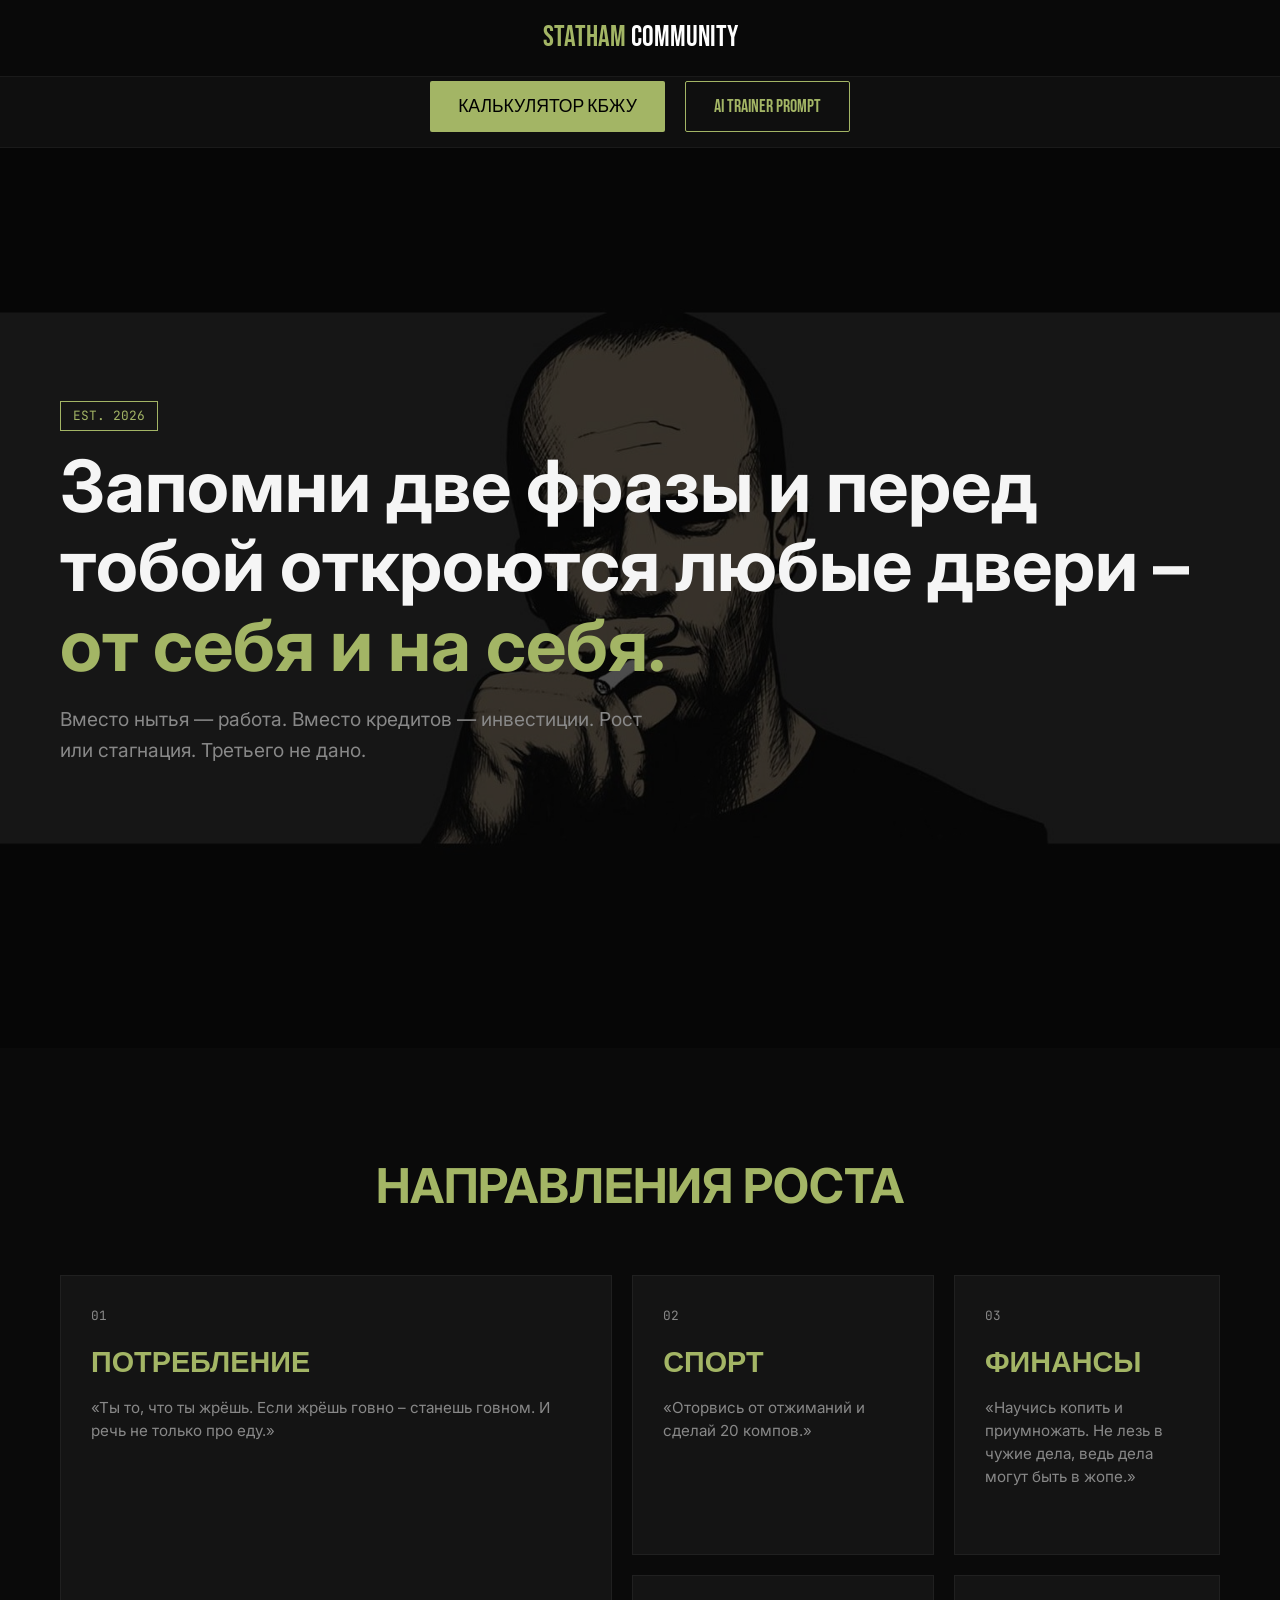
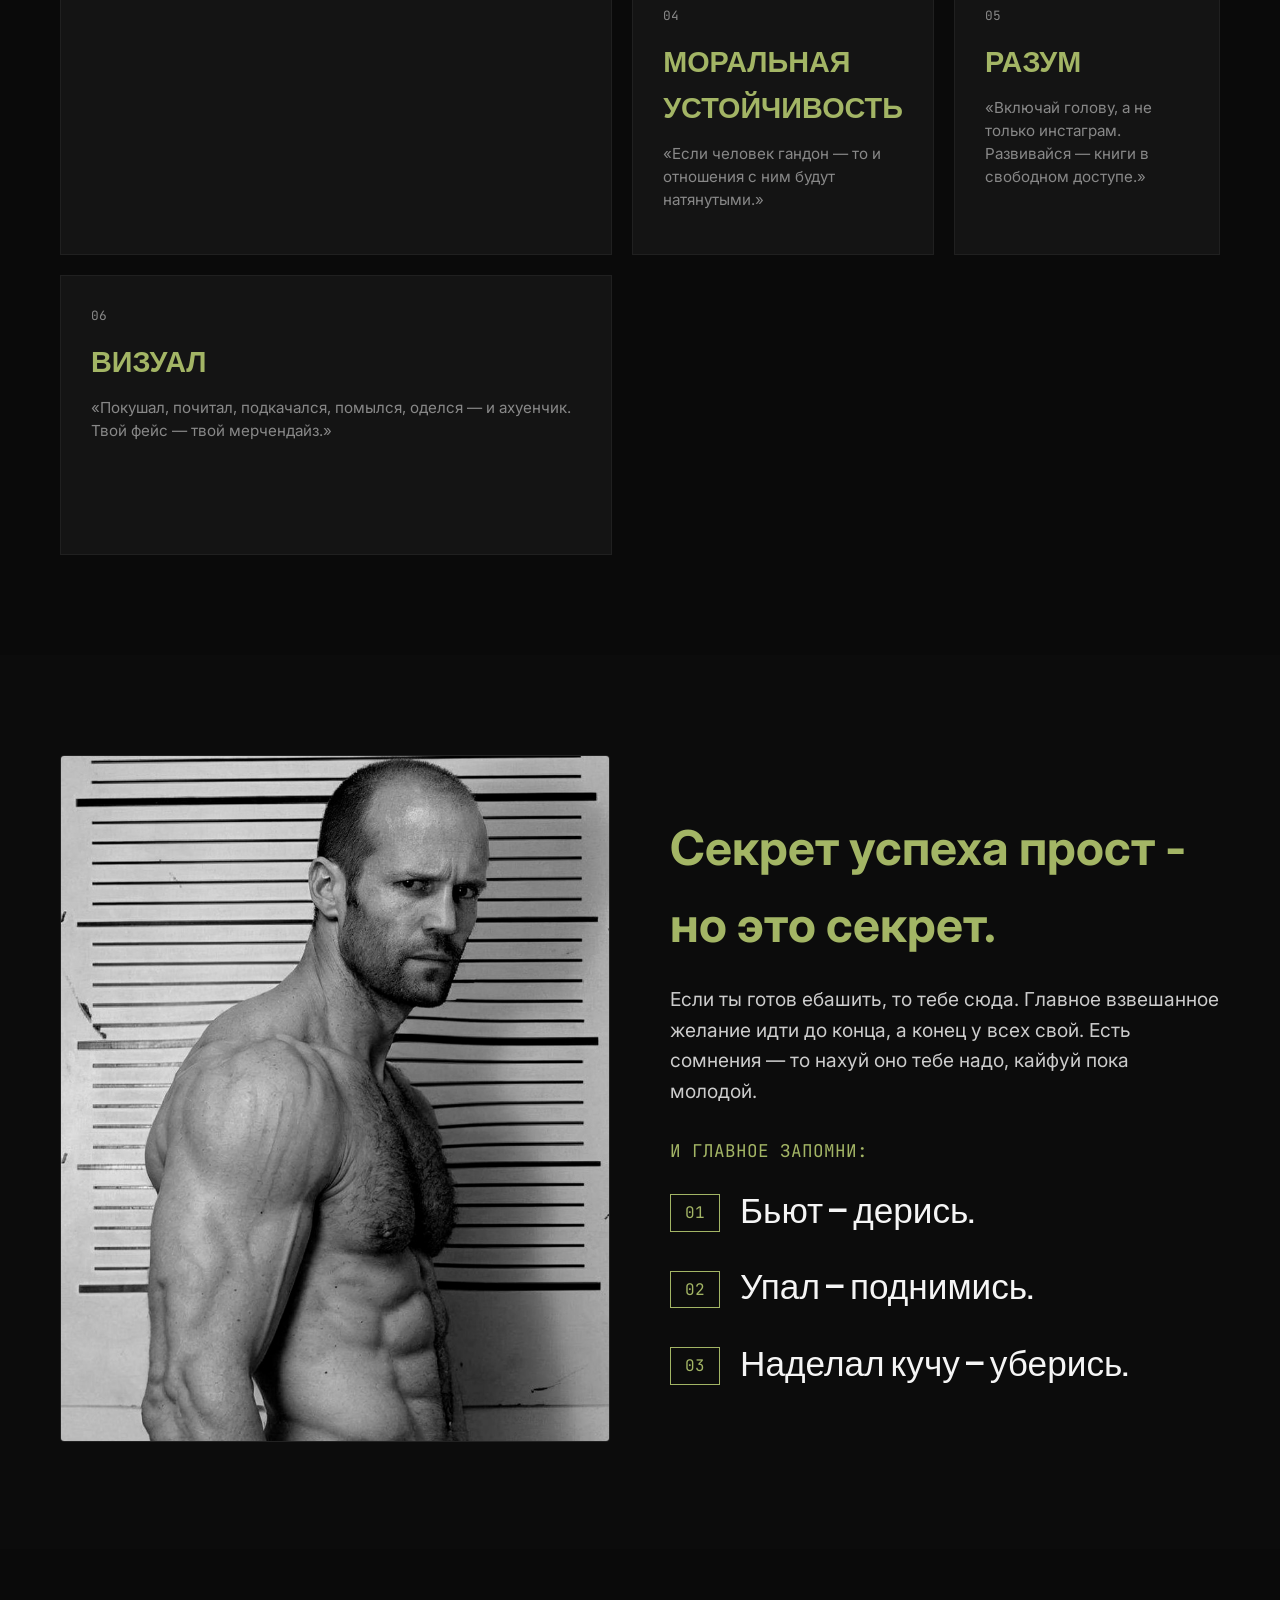
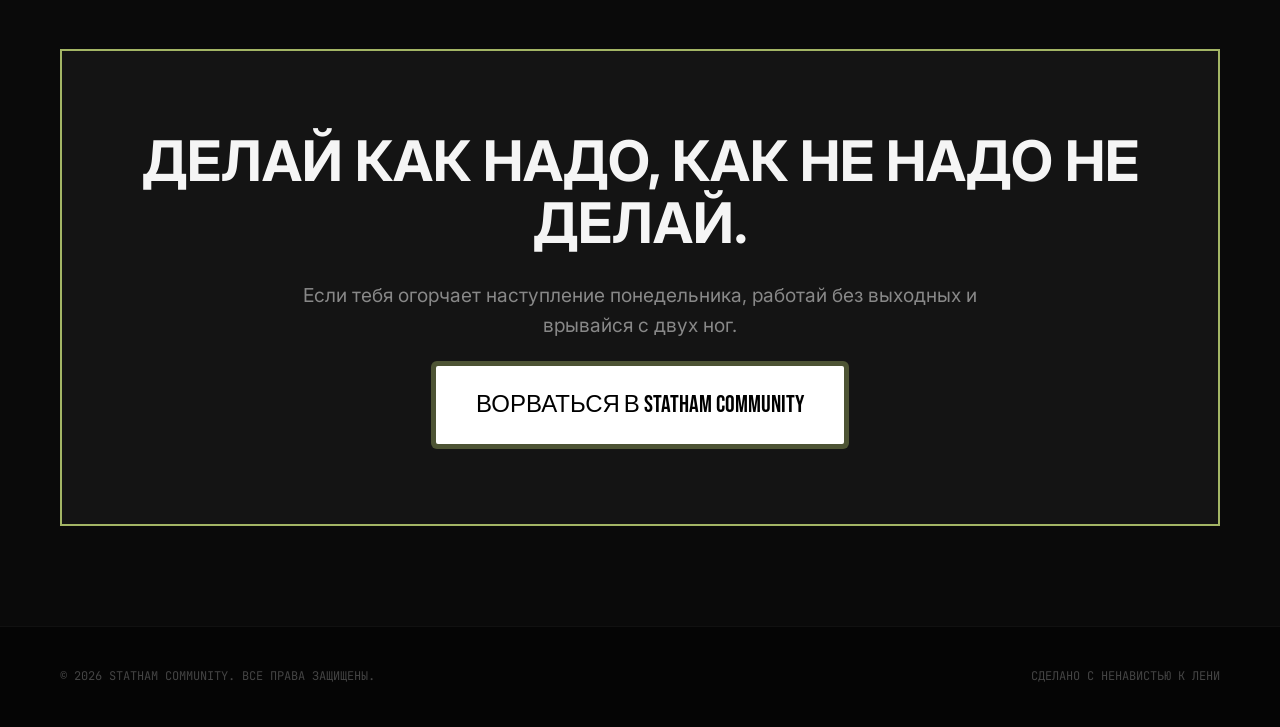
<file: index.html>
<!DOCTYPE html>
<html lang="ru">
<head>
    <meta charset="UTF-8">
    <meta name="viewport" content="width=device-width, initial-scale=1.0, maximum-scale=1.0, user-scalable=no">
    <title>STATHAM COMMUNITY | Рост или стагнация</title>
    <link rel="preconnect" href="https://fonts.googleapis.com">
    <link rel="preconnect" href="https://fonts.gstatic.com" crossorigin>
    <link href="https://fonts.googleapis.com/css2?family=Bebas+Neue&family=Inter:wght@300;400;700;900&family=JetBrains+Mono:wght@400;500&display=swap" rel="stylesheet">
    <link rel="stylesheet" href="css/style.css">
</head>
<body>

    <!-- Модалка: Калькулятор КБЖУ -->
    <div id="calcModal" class="modal">
        <div class="modal-content modal-large">
            <span class="close" id="closeCalc">&times;</span>
            <div class="iframe-scroll-wrapper">
                <iframe src="calculation.html" frameborder="0" class="calc-iframe"></iframe>
            </div>
        </div>
    </div>

    <!-- Модалка: AI TRAINER PROMPT -->
    <div id="aiModal" class="modal">
        <div class="modal-content modal-large">
            <span class="close" id="closeAi">&times;</span>
            <div class="iframe-scroll-wrapper">
                <iframe src="ai-trainer.html" frameborder="0" class="calc-iframe"></iframe>
            </div>
        </div>
    </div>

    <header class="header">
        <div class="container header-inner">
            <a href="#" class="logo">STATHAM <span>COMMUNITY</span></a>
        </div>
    </header>

    <!-- НОВАЯ ПАНЕЛЬ КНОПОК ПОД ШАПКОЙ -->
    <div class="action-panel">
        <div class="container action-grid">
            <button class="btn btn-primary" id="calcBtn">КАЛЬКУЛЯТОР КБЖУ</button>
            <button class="btn btn-outline" id="aiBtn">AI TRAINER PROMPT</button>
        </div>
    </div>

    <main>
        <!-- Hero, Bento, Rules, CTA остаются как в прошлых версиях -->
        <section class="hero">
            <div class="hero-bg"><img src="assets/statham-hero.jpg" alt="Statham"></div>
            <div class="container hero-content">
                <div class="badge fade-up">EST. 2026</div>
                <h1 class="hero-title fade-up">Запомни две фразы и перед тобой откроются любые двери – <span>от себя и на себя.</span></h1>
                <p class="hero-subtitle fade-up">Вместо нытья — работа. Вместо кредитов — инвестиции. Рост или стагнация. Третьего не дано.</p>
            </div>
        </section>

        <!-- Directions, Rules, CTA... -->
        <section class="directions" id="directions">
            <div class="container">
                <h2 class="section-title fade-up">НАПРАВЛЕНИЯ РОСТА</h2>
                <div class="bento-grid">
                    <div class="bento-item card-large fade-up">
                        <span class="card-num">01</span>
                        <h3>ПОТРЕБЛЕНИЕ</h3>
                        <p>«Ты то, что ты жрёшь. Если жрёшь говно – станешь говном. И речь не только про еду.»</p>
                    </div>
                    <div class="bento-item card-small fade-up">
                        <span class="card-num">02</span>
                        <h3>СПОРТ</h3>
                        <p>«Оторвись от отжиманий и сделай 20 компов.»</p>
                    </div>
                    <div class="bento-item card-small fade-up">
                        <span class="card-num">03</span>
                        <h3>ФИНАНСЫ</h3>
                        <p>«Научись копить и приумножать. Не лезь в чужие дела, ведь дела могут быть в жопе.»</p>
                    </div>
                    <div class="bento-item card-medium fade-up">
                        <span class="card-num">04</span>
                        <h3>МОРАЛЬНАЯ УСТОЙЧИВОСТЬ</h3>
                        <p>«Если человек гандон — то и отношения с ним будут натянутыми.»</p>
                    </div>
                    <div class="bento-item card-medium fade-up">
                        <span class="card-num">05</span>
                        <h3>РАЗУМ</h3>
                        <p>«Включай голову, а не только инстаграм. Развивайся — книги в свободном доступе.»</p>
                    </div>
                    <div class="bento-item card-wide fade-up">
                        <span class="card-num">06</span>
                        <h3>ВИЗУАЛ</h3>
                        <p>«Покушал, почитал, подкачался, помылся, оделся — и ахуенчик. Твой фейс — твой мерчендайз.»</p>
                    </div>
                </div>
            </div>
        </section>

        <section class="rules">
            <div class="container rules-wrapper">
                <div class="rules-image fade-up"><img src="assets/statham-portrait.jpg" alt="Portrait"></div>
                <div class="rules-content fade-up">
                    <h2 class="section-title left">Секрет успеха прост - но это секрет.</h2>
                    <p class="rules-text">Если ты готов ебашить, то тебе сюда. Главное взвешанное желание идти до конца, а конец у всех свой. Есть сомнения — то нахуй оно тебе надо, кайфуй пока молодой.</p>
                    <div class="rules-note">И главное запомни:</div>
                    <div class="rules-list">
                        <div class="rule-item"><span>01</span>Бьют — дерись.</div>
                        <div class="rule-item"><span>02</span>Упал — поднимись.</div>
                        <div class="rule-item"><span>03</span>Наделал кучу — уберись.</div>
                    </div>
                </div>
            </div>
        </section>

        <section class="cta">
            <div class="container">
                <div class="cta-box fade-up">
                    <h2 class="cta-title">ДЕЛАЙ КАК НАДО, КАК НЕ НАДО НЕ ДЕЛАЙ.</h2>
                    <p class="cta-text">Если тебя огорчает наступление понедельника, работай без выходных и врывайся с двух ног.</p>
                    <a href="https://t.me/+xe--AqXESy5hMDQy" class="btn btn-cta" target="_blank">ВОРВАТЬСЯ В STATHAM COMMUNITY</a>
                </div>
            </div>
        </section>
    </main>

    <footer class="footer">
        <div class="container footer-bottom">
            <p>© 2026 STATHAM COMMUNITY. ВСЕ ПРАВА ЗАЩИЩЕНЫ.</p>
            <p class="footer-hate">СДЕЛАНО С НЕНАВИСТЬЮ К ЛЕНИ</p>
        </div>
    </footer>

    <script src="js/script.js"></script>
</body>
</html>
</file>
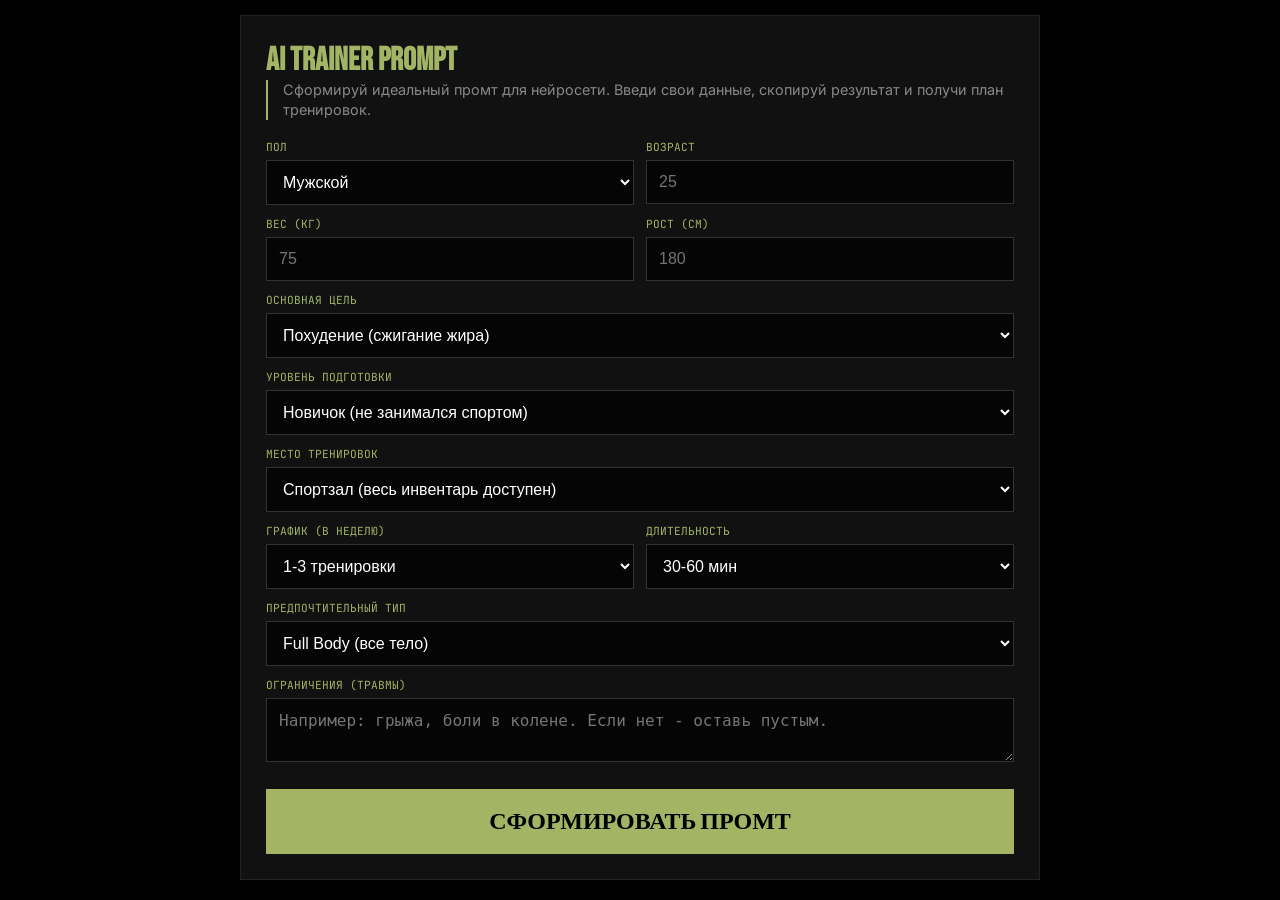
<file: ai-trainer.html>
<!DOCTYPE html>
<html lang="ru">
<head>
    <meta charset="UTF-8">
    <meta name="viewport" content="width=device-width, initial-scale=1.0, maximum-scale=1.0, user-scalable=no">
    <title>AI Trainer Prompt Generator</title>
    <link href="https://fonts.googleapis.com/css2?family=Bebas+Neue&family=Inter:wght@400;700&family=JetBrains+Mono&display=swap" rel="stylesheet">
    <style>
        :root { --primary: #A3B565; --bg: #000; --card: #111; --text: #eee; }
        * { box-sizing: border-box; margin: 0; padding: 0; }
        body { background: var(--bg); color: var(--text); font-family: 'Inter', sans-serif; padding: 15px; }
        .container { max-width: 800px; margin: 0 auto; background: var(--card); border: 1px solid #222; padding: 25px; }
        h2 { font-family: 'Bebas Neue'; color: var(--primary); font-size: 2rem; }
        .desc { font-size: 0.9rem; color: #888; margin-bottom: 20px; line-height: 1.4; border-left: 2px solid var(--primary); padding-left: 15px; }
        
        .form-grid { display: grid; grid-template-columns: 1fr 1fr; gap: 12px; }
        .group { display: flex; flex-direction: column; gap: 6px; }
        .full { grid-column: span 2; }
        label { font-family: 'JetBrains Mono'; font-size: 0.7rem; color: var(--primary); text-transform: uppercase; }
        input, select, textarea { background: #050505; border: 1px solid #333; padding: 12px; color: #fff; font-size: 1rem; width: 100%; border-radius: 0; }
        
        .checkbox-group { display: grid; grid-template-columns: 1fr 1fr; gap: 10px; background: #080808; padding: 15px; border: 1px solid #222; }
        .check-item { display: flex; align-items: center; gap: 10px; font-size: 0.85rem; cursor: pointer; }
        .check-item input { width: auto; cursor: pointer; }

        .btn-generate { background: var(--primary); color: #000; border: none; padding: 18px; font-family: 'Bebas Neue'; font-size: 1.5rem; cursor: pointer; margin-top: 15px; width: 100%; font-weight: bold; }

        #result-box { display: none; margin-top: 25px; background: #050505; border: 1px solid var(--primary); padding: 20px; }
        #prompt-text { font-family: 'JetBrains Mono'; font-size: 0.85rem; color: #ccc; white-space: pre-wrap; line-height: 1.5; }
        .btn-copy { background: #fff; color: #000; border: none; padding: 12px; font-family: 'JetBrains Mono'; font-size: 0.75rem; cursor: pointer; margin-top: 15px; width: 100%; font-weight: bold; }

        @media (max-width: 600px) {
            .form-grid { grid-template-columns: 1fr; }
            .checkbox-group { grid-template-columns: 1fr; }
            .container { padding: 15px; }
            h2 { font-size: 1.6rem; }
            .btn-generate { font-size: 1.3rem; padding: 15px; }
        }
    </style>
</head>
<body>
<div class="container" id="mainContainer">
    <h2>AI TRAINER PROMPT</h2>
    <p class="desc">Сформируй идеальный промт для нейросети. Введи свои данные, скопируй результат и получи план тренировок.</p>

    <div class="form-grid">
        <div class="group"><label>ПОЛ</label><select id="gender"><option value="Мужской">Мужской</option><option value="Женский">Женский</option></select></div>
        <div class="group"><label>ВОЗРАСТ</label><input type="number" id="age" placeholder="25"></div>
        <div class="group"><label>ВЕС (КГ)</label><input type="number" id="weight" placeholder="75"></div>
        <div class="group"><label>РОСТ (СМ)</label><input type="number" id="height" placeholder="180"></div>
        
        <div class="group full">
            <label>ОСНОВНАЯ ЦЕЛЬ</label>
            <select id="goal">
                <option value="Похудение (сжигание жира)">Похудение (сжигание жира)</option>
                <option value="Набор мышечной массы">Набор мышечной массы</option>
                <option value="Повышение выносливости">Повышение выносливости</option>
                <option value="Тонус и поддержание формы">Тонус и поддержание формы</option>
                <option value="Увеличение силы">Увеличение силы</option>
            </select>
        </div>

        <div class="group full">
            <label>УРОВЕНЬ ПОДГОТОВКИ</label>
            <select id="level">
                <option value="Новичок (не занимался спортом)">Новичок (не занимался спортом)</option>
                <option value="Опытный (занимался когда-то в зале, на улице, дома)">Опытный (занимался когда-то)</option>
                <option value="Профи (занимаюсь более 3 лет)">Профи (занимаюсь более 3 лет)</option>
            </select>
        </div>

        <div class="group full">
            <label>МЕСТО ТРЕНИРОВОК</label>
            <select id="location" onchange="toggleEquipment()">
                <option value="Спортзал">Спортзал (весь инвентарь доступен)</option>
                <option value="Дом/Улица">Дом / Улица (ограниченный инвентарь)</option>
            </select>
        </div>

        <div class="group full" id="eq-container" style="display: none;">
            <label>ДОСТУПНЫЙ ИНВЕНТАРЬ</label>
            <div class="checkbox-group">
                <label class="check-item"><input type="checkbox" value="Турник"> Турник</label>
                <label class="check-item"><input type="checkbox" value="Брусья"> Брусья</label>
                <label class="check-item"><input type="checkbox" value="Гантели"> Гантели</label>
                <label class="check-item"><input type="checkbox" value="Эспандеры"> Эспандеры</label>
                <label class="check-item"><input type="checkbox" value="Резинки"> Резинки</label>
                <label class="check-item"><input type="checkbox" value="Собственный вес"> Только собственный вес</label>
            </div>
            <input type="text" id="eq-other" placeholder="Что-то еще? (через запятую)" style="margin-top: 10px;">
        </div>

        <div class="group"><label>ГРАФИК (В НЕДЕЛЮ)</label>
            <select id="schedule">
                <option value="1-3 раза в неделю">1-3 тренировки</option>
                <option value="4-5 раз в неделю">4-5 тренировок</option>
                <option value="6-7 раз в неделю">6-7 тренировок</option>
            </select>
        </div>

        <div class="group"><label>ДЛИТЕЛЬНОСТЬ</label>
            <select id="duration">
                <option value="30-60 минут">30-60 мин</option>
                <option value="60-90 минут">60-90 мин</option>
                <option value="90-120 минут">90-120 мин</option>
                <option value="Более 120 минут">Более 120 мин</option>
            </select>
        </div>

        <div class="group full">
            <label>ПРЕДПОЧТИТЕЛЬНЫЙ ТИП</label>
            <select id="type">
                <option value="Full Body (все тело за тренировку)">Full Body (все тело)</option>
                <option value="Сплит (по группам мышц)">Сплит (раздельно)</option>
                <option value="Круговая тренировка">Круговая тренировка</option>
            </select>
        </div>

        <div class="group full"><label>ОГРАНИЧЕНИЯ (ТРАВМЫ)</label><textarea id="health" placeholder="Например: грыжа, боли в колене. Если нет - оставь пустым."></textarea></div>

        <button class="btn-generate full" onclick="generatePrompt()">СФОРМИРОВАТЬ ПРОМТ</button>
    </div>

    <div id="result-box">
        <label>ГОТОВЫЙ ПРОМТ ДЛЯ КОПИРОВАНИЯ:</label>
        <div id="prompt-text"></div>
        <button class="btn-copy" onclick="copyPrompt()" id="copyBtn">СКОПИРОВАТЬ ГОТОВЫЙ ПРОМТ</button>
    </div>
</div>

<script>
    function toggleEquipment() {
        const loc = document.getElementById('location').value;
        document.getElementById('eq-container').style.display = (loc === 'Дом/Улица') ? 'block' : 'none';
    }

    function generatePrompt() {
        const data = {
            gender: document.getElementById('gender').value,
            age: document.getElementById('age').value || 'не указан',
            weight: document.getElementById('weight').value || 'не указан',
            height: document.getElementById('height').value || 'не указан',
            goal: document.getElementById('goal').value,
            level: document.getElementById('level').value,
            location: document.getElementById('location').value,
            schedule: document.getElementById('schedule').value,
            duration: document.getElementById('duration').value,
            type: document.getElementById('type').value,
            health: document.getElementById('health').value || 'нет'
        };

        let equipment = "";
        if (data.location === 'Спортзал') {
            equipment = "Полный инвентарь спортзала";
        } else {
            const checks = Array.from(document.querySelectorAll('#eq-container input[type="checkbox"]:checked')).map(c => c.value);
            const other = document.getElementById('eq-other').value;
            equipment = checks.join(', ') + (other ? ', ' + other : '');
            if (!equipment) equipment = "Собственный вес";
        }

        const prompt = `Ты — профессиональный фитнес-тренер с многолетним стажем. Составь для меня подробный, индивидуальный план тренировок, учитывая все перечисленные ниже параметры. План должен быть безопасным, эффективным и соответствовать моей цели.

Мои данные:
- Пол: ${data.gender}
- Возраст: ${data.age} лет
- Вес: ${data.weight} кг
- Рост: ${data.height} см
- Основная цель тренировок: ${data.goal}
- Уровень подготовки: ${data.level}
- Место тренировок и инвентарь: ${data.location} (${equipment})
- Ограничения здоровья: ${data.health}
- Количество тренировок в неделю: ${data.schedule}
- Продолжительность одной тренировки: ${data.duration}
- Предпочтительный тип тренировок: ${data.type}

Требования к плану:
1. Разбей план по дням недели. Укажи, какие мышечные группы работают в каждый день.
2. Для каждого упражнения укажи название, количество подходов, повторений, а также рекомендации по интенсивности.
3. Включи рекомендации по разминке перед тренировкой и заминке (растяжке) после.
4. Учитывая мои ограничения здоровья, исключи опасные упражнения.
5. Кратко опиши, как прогрессировать нагрузку со временем.
Оформи ответ понятно, используй списки, избегай лишней воды.`;

        document.getElementById('prompt-text').innerText = prompt;
        const resultBox = document.getElementById('result-box');
        resultBox.style.display = 'block';
        
        setTimeout(() => {
            resultBox.scrollIntoView({ behavior: 'smooth', block: 'start' });
        }, 100);
    }

    function copyPrompt() {
        const text = document.getElementById('prompt-text').innerText;
        navigator.clipboard.writeText(text).then(() => {
            const btn = document.getElementById('copyBtn');
            btn.innerText = "ГОТОВО! ВСТАВЛЯЙ В НЕЙРОСЕТЬ";
            btn.style.background = "#A3B565";
            setTimeout(() => {
                btn.innerText = "СКОПИРОВАТЬ ГОТОВЫЙ ПРОМТ";
                btn.style.background = "#fff";
            }, 3000);
        });
    }
</script>
</body>
</html>
</file>
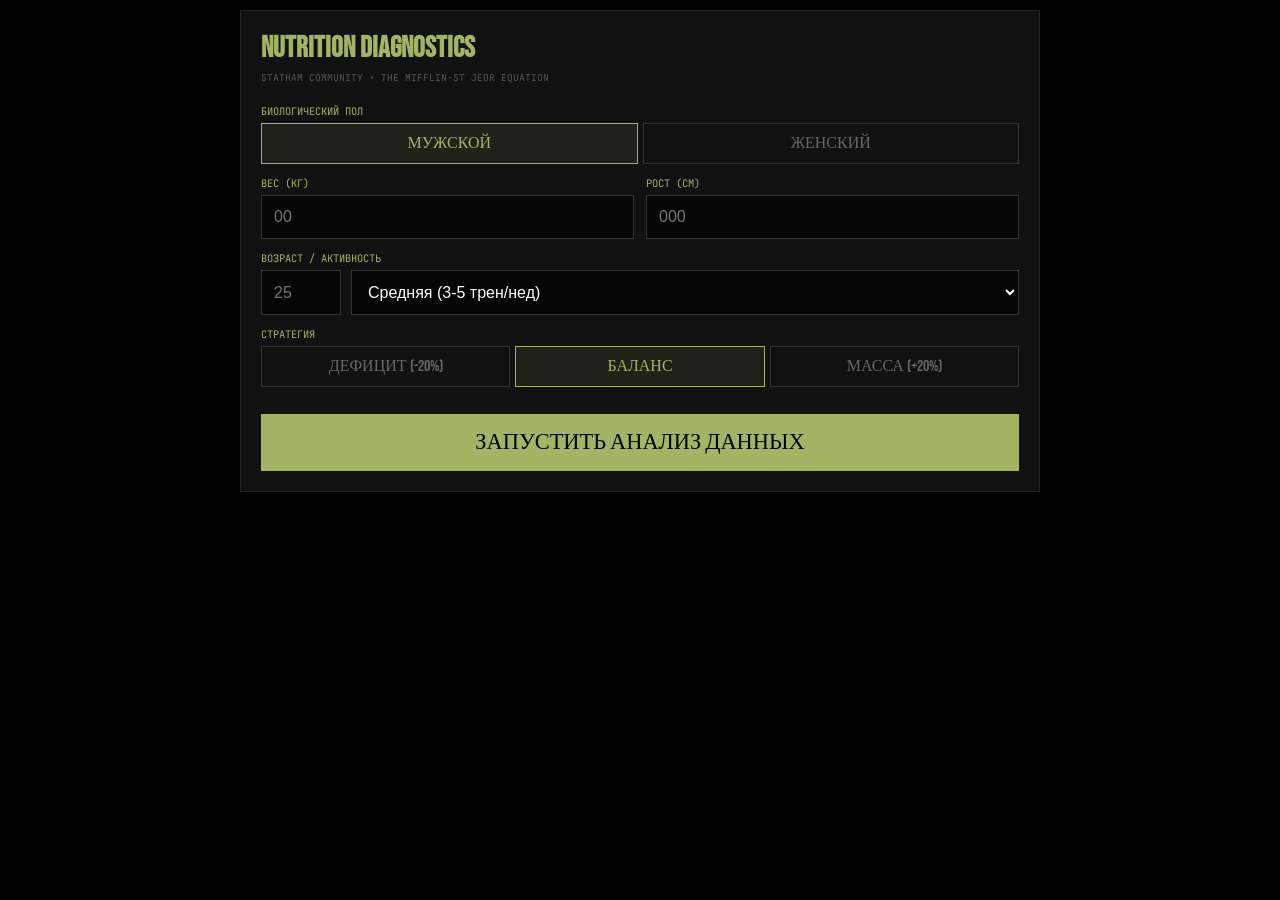
<file: calculation.html>
<!DOCTYPE html>
<html lang="ru">
<head>
    <meta charset="UTF-8">
    <meta name="viewport" content="width=device-width, initial-scale=1.0, maximum-scale=1.0, user-scalable=no">
    <title>Statham Diagnostic Center</title>
    <link href="https://fonts.googleapis.com/css2?family=Bebas+Neue&family=Inter:wght@400;700&family=JetBrains+Mono&display=swap" rel="stylesheet">
    <style>
        :root { --primary: #A3B565; --bg: #000; --card: #111; --text: #eee; }
        * { box-sizing: border-box; margin: 0; padding: 0; }
        body { background: var(--bg); color: var(--text); font-family: 'Inter', sans-serif; padding: 10px; overflow-x: hidden; }
        
        .container { max-width: 800px; margin: 0 auto; background: var(--card); border: 1px solid #222; padding: 20px; }
        h2 { font-family: 'Bebas Neue'; color: var(--primary); font-size: 1.8rem; margin-bottom: 5px; }
        .subtitle { font-family: 'JetBrains Mono'; font-size: 0.6rem; color: #555; margin-bottom: 20px; }

        /* Форма */
        .form-grid { display: grid; grid-template-columns: 1fr 1fr; gap: 12px; }
        .group { display: flex; flex-direction: column; gap: 5px; }
        .full { grid-column: span 2; }
        label { font-family: 'JetBrains Mono'; font-size: 0.65rem; color: var(--primary); text-transform: uppercase; }
        input, select { background: #050505; border: 1px solid #333; padding: 12px; color: #fff; font-size: 1rem; border-radius: 0; width: 100%; }
        
        .toggle-group { display: flex; gap: 5px; }
        .toggle-btn { flex: 1; padding: 10px; border: 1px solid #333; background: transparent; color: #666; cursor: pointer; font-family: 'Bebas Neue'; font-size: 1rem; }
        .toggle-btn.active { border-color: var(--primary); color: var(--primary); background: rgba(163,181,101,0.1); }

        .btn-main { background: var(--primary); color: #000; border: none; padding: 15px; font-family: 'Bebas Neue'; font-size: 1.4rem; cursor: pointer; margin-top: 15px; width: 100%; transition: 0.3s; }

        .results { display: none; margin-top: 25px; animation: fadeIn 0.5s ease; }
        @keyframes fadeIn { from { opacity: 0; } to { opacity: 1; } }
        
        .res-grid { display: grid; grid-template-columns: repeat(2, 1fr); gap: 10px; }
        .res-card { background: #050505; border: 1px solid #222; padding: 15px; }
        .res-card.accent { border-color: var(--primary); grid-column: span 2; }
        .res-label { font-family: 'JetBrains Mono'; font-size: 0.6rem; color: var(--primary); display: block; margin-bottom: 5px; }
        .res-val { font-family: 'Bebas Neue'; font-size: 1.8rem; line-height: 1; }
        .res-sub { font-size: 0.7rem; color: #555; margin-top: 5px; }

        .diag-box { grid-column: span 2; background: #080808; padding: 20px; border: 1px solid #333; margin: 10px 0; }
        .bmi-status { font-family: 'Bebas Neue'; font-size: 1.4rem; color: var(--primary); margin-top: 10px; }
        .bmi-bar { height: 6px; background: linear-gradient(to right, #3498db, #2ecc71, #f1c40f, #e74c3c); margin: 15px 0; position: relative; }
        .bmi-ptr { position: absolute; top: -5px; width: 3px; height: 16px; background: #fff; transition: 0.5s; }
        
        .verdict-text { font-size: 0.85rem; line-height: 1.5; color: #bbb; margin-top: 10px; border-top: 1px solid #222; padding-top: 10px; }

        .theory-section { margin-top: 25px; border-top: 1px solid #222; padding-top: 20px; }
        .theory-card { margin-bottom: 15px; }
        .theory-card h4 { font-family: 'Bebas Neue'; color: var(--primary); font-size: 1.1rem; margin-bottom: 5px; }
        .theory-card p { font-size: 0.8rem; color: #777; line-height: 1.4; }

        .btn-copy { background: transparent; border: 1px solid #333; color: #666; padding: 12px; font-family: 'JetBrains Mono'; font-size: 0.7rem; cursor: pointer; width: 100%; margin-top: 10px; }

        @media (max-width: 600px) {
            .form-grid { 
                grid-template-columns: 1fr;
            }
            .group {
                grid-column: span 1 !important;
            }
            .full {
                grid-column: span 1 !important;
            }
            .res-grid { 
                grid-template-columns: 1fr;
            }
            .res-card.accent, .diag-box { 
                grid-column: span 1 !important; 
            }
            .age-act-flex {
                flex-direction: column;
                gap: 12px !important;
            }
            #age {
                width: 100% !important;
            }
        }
    </style>
</head>
<body>
<div class="container">
    <h2>NUTRITION DIAGNOSTICS</h2>
    <p class="subtitle">STATHAM COMMUNITY • THE MIFFLIN-ST JEOR EQUATION</p>

    <div class="form-grid">
        <div class="group full">
            <label>БИОЛОГИЧЕСКИЙ ПОЛ</label>
            <div class="toggle-group" id="genderGroup">
                <button class="toggle-btn active" onclick="setToggle('gender', 'male', this)">МУЖСКОЙ</button>
                <button class="toggle-btn" onclick="setToggle('gender', 'female', this)">ЖЕНСКИЙ</button>
            </div>
        </div>
        <div class="group"><label>ВЕС (КГ)</label><input type="number" id="weight" placeholder="00" inputmode="decimal"></div>
        <div class="group"><label>РОСТ (СМ)</label><input type="number" id="height" placeholder="000" inputmode="decimal"></div>
        <div class="group full">
            <label>ВОЗРАСТ / АКТИВНОСТЬ</label>
            <div class="age-act-flex" style="display:flex; gap:10px;">
                <input type="number" id="age" style="width:80px" placeholder="25" inputmode="numeric">
                <select id="activity" style="flex-grow:1;">
                    <option value="1.2">Сидячий (нет нагрузок)</option>
                    <option value="1.375">Легкая (1-3 трен/нед)</option>
                    <option value="1.55" selected>Средняя (3-5 трен/нед)</option>
                    <option value="1.725">Высокая (6-7 трен/нед)</option>
                </select>
            </div>
        </div>
        <div class="group full">
            <label>СТРАТЕГИЯ</label>
            <div class="toggle-group" id="goalGroup">
                <button class="toggle-btn" onclick="setToggle('goal', 'loss', this)">ДЕФИЦИТ (-20%)</button>
                <button class="toggle-btn active" onclick="setToggle('goal', 'main', this)">БАЛАНС</button>
                <button class="toggle-btn" onclick="setToggle('goal', 'gain', this)">МАССА (+20%)</button>
            </div>
        </div>
        <button class="btn-main full" onclick="calculate()">ЗАПУСТИТЬ АНАЛИЗ ДАННЫХ</button>
    </div>

    <div class="results" id="results">
        <div class="res-grid">
            <div class="res-card accent">
                <span class="res-label">ЦЕЛЕВОЙ РАЦИОН</span>
                <span class="res-val" id="outKcal">0</span>
                <span class="res-sub">ККАЛ / СУТКИ</span>
            </div>
            
            <div class="diag-box">
                <span class="res-label">ИНДЕКС МАССЫ ТЕЛА (BMI): <span id="outBmi" style="color:#fff">0</span></span>
                <div class="bmi-bar"><div class="bmi-ptr" id="bmiPtr"></div></div>
                <div class="bmi-status" id="outBmiText">АНАЛИЗ...</div>
                <div class="verdict-text" id="outVerdict">...</div>
            </div>

            <div class="res-card"><span class="res-label">БЕЛКИ (2г/кг)</span><span class="res-val" id="outP">0г</span><span class="res-sub" id="outPk">0к</span></div>
            <div class="res-card"><span class="res-label">ЖИРЫ (1г/кг)</span><span class="res-val" id="outF">0г</span><span class="res-sub" id="outFk">0к</span></div>
            <div class="res-card"><span class="res-label">УГЛЕВОДЫ</span><span class="res-val" id="outC">0г</span><span class="res-sub" id="outCk">0к</span></div>
            <div class="res-card"><span class="res-label">ВОДА (33мл/кг)</span><span class="res-val" id="outWater">0</span><span class="res-sub">ЛИТРОВ/ДЕНЬ</span></div>
            
            <div class="res-card accent" style="grid-column: span 2;">
                <span class="res-label">УБМ (BMR) — БАЗОВЫЙ МЕТАБОЛИЗМ</span>
                <span class="res-val" id="outBmr">0</span>
                <span class="res-sub">Столько организм тратит в полном покое</span>
            </div>
        </div>

        <div class="theory-section">
            <div class="theory-card">
                <h4>ПОЯСНЕНИЯ К РАСЧЕТУ:</h4>
                <p>• <strong>ИМТ:</strong> Показывает риск заболеваний, связанных с весом. Для атлетов может быть завышен за счет мышц.</p>
                <p>• <strong>ВОДА:</strong> Рассчитана как база. При тренировках добавляй 500-700мл сверху.</p>
                <p>• <strong>BMR:</strong> Энергия на работу сердца, мозга и органов. Никогда не ешь меньше этой цифры!</p>
            </div>
        </div>

        <button class="btn-copy" onclick="copyReport()">СКОПИРОВАТЬ ПОЛНЫЙ ОТЧЕТ</button>
    </div>
</div>

<script>
    let data = { gender: 'male', goal: 'main' };

    function setToggle(k, v, el) {
        el.parentElement.querySelectorAll('button').forEach(b => b.classList.remove('active'));
        el.classList.add('active');
        data[k] = v;
    }

    function calculate() {
        const w = parseFloat(document.getElementById('weight').value);
        const h = parseFloat(document.getElementById('height').value);
        const a = parseFloat(document.getElementById('age').value);
        const act = parseFloat(document.getElementById('activity').value);

        if(!w || !h || !a) { alert("Заполни все данные, боец!"); return; }

        let bmr = (10 * w) + (6.25 * h) - (5 * a);
        bmr = (data.gender === 'male') ? bmr + 5 : bmr - 161;
        let tdee = bmr * act;
        let target = (data.goal === 'loss') ? tdee * 0.8 : (data.goal === 'gain') ? tdee * 1.2 : tdee;
        const bmi = w / ((h/100)**2);
        const water = (data.gender === 'male' ? w * 0.033 : w * 0.03);
        const p = w * 2;
        const f = w * 1;
        const c = (target - (p*4) - (f*9)) / 4;

        document.getElementById('results').style.display = 'block';
        document.getElementById('outKcal').innerText = Math.round(target);
        document.getElementById('outBmr').innerText = Math.round(bmr);
        document.getElementById('outWater').innerText = water.toFixed(1);
        document.getElementById('outBmi').innerText = bmi.toFixed(1);
        
        document.getElementById('outP').innerText = Math.round(p) + 'г';
        document.getElementById('outF').innerText = Math.round(f) + 'г';
        document.getElementById('outC').innerText = Math.round(c) + 'г';
        document.getElementById('outPk').innerText = Math.round(p*4) + ' ккал';
        document.getElementById('outFk').innerText = Math.round(f*9) + ' ккал';
        document.getElementById('outCk').innerText = Math.round(c*4) + ' ккал';

        let status = ""; let verdict = ""; let color = "#fff";
        if(bmi < 18.5) { status = "ДЕФИЦИТ МАССЫ"; verdict = "Твоему телу не хватает ресурсов. Рост невозможен при пустом баке."; color = "#3498db"; }
        else if(bmi < 25) { status = "НОРМАЛЬНЫЙ ВЕС"; verdict = "Ты в рабочей кондиции. Идеальное время для дисциплины."; color = "#2ecc71"; }
        else if(bmi < 30) { status = "ИЗБЫТОЧНЫЙ ВЕС"; verdict = "Есть лишний балласт. Он замедляет тебя."; color = "#f1c40f"; }
        else { status = "ОЖИРЕНИЕ"; verdict = "Критическая зона. Срочно пересмотри стратегию питания."; color = "#e74c3c"; }

        document.getElementById('outBmiText').innerText = status;
        document.getElementById('outBmiText').style.color = color;
        document.getElementById('outVerdict').innerText = verdict;
        const bmiPtr = document.getElementById('bmiPtr');
        let ptrPos = ((bmi - 15) / (35 - 15)) * 100;
        bmiPtr.style.left = Math.min(Math.max(ptrPos, 0), 100) + '%';
        
        setTimeout(() => { window.scrollTo({ top: document.getElementById('results').offsetTop, behavior: 'smooth' }); }, 100);
    }

    function copyReport() {
        const kcal = document.getElementById('outKcal').innerText;
        const bmi = document.getElementById('outBmi').innerText;
        const status = document.getElementById('outBmiText').innerText;
        const water = document.getElementById('outWater').innerText;
        const p = document.getElementById('outP').innerText;
        const f = document.getElementById('outF').innerText;
        const c = document.getElementById('outC').innerText;

        const text = `📊 STATHAM DIAGNOSTIC REPORT\n\n🎯 Цель: ${kcal} ккал/день\n⚖️ ИМТ: ${bmi} (${status})\n💧 Вода: ${water}л\n\n🥩 Белки: ${p}\n🥑 Жиры: ${f}\n🍝 Углеводы: ${c}\n\nСделано в Statham Community.`;
        navigator.clipboard.writeText(text).then(() => { alert("Полный диагностический отчет скопирован!"); });
    }
</script>
</body>
</html>
</file>
<file: css/style.css>
:root {
    --primary: #A3B565;
    --primary-glow: rgba(163, 181, 101, 0.4);
    --bg: #0A0A0A;
    --card-bg: #141414;
    --text: #F5F5F5;
    --text-muted: #888;
    --font-main: 'Inter', sans-serif;
    --font-accent: 'Bebas Neue', sans-serif;
    --font-mono: 'JetBrains Mono', monospace;
}

* { margin: 0; padding: 0; box-sizing: border-box; }
html { scroll-behavior: smooth; }
body { background: var(--bg); color: var(--text); font-family: var(--font-main); line-height: 1.6; overflow-x: hidden; }
.container { max-width: 1200px; margin: 0 auto; padding: 0 20px; }

/* Buttons */
.btn { display: inline-block; padding: 14px 28px; font-family: var(--font-accent); font-size: 1.1rem; text-decoration: none; cursor: pointer; border: none; transition: 0.3s; border-radius: 2px; text-align: center; }
.btn-primary { background: var(--primary); color: #000; }
.btn-outline { background: transparent; border: 1px solid var(--primary); color: var(--primary); }
.btn-text { background: transparent; color: #fff; }
.btn-cta { background: #fff; color: #000; padding: 20px 40px; font-size: clamp(1.1rem, 4vw, 1.5rem); font-family: var(--font-accent); text-decoration: none; box-shadow: 0 0 0 5px var(--primary-glow); }

.header { position: fixed; top: 0; width: 100%; z-index: 1000; padding: 15px 0; background: rgba(10, 10, 10, 0.95); backdrop-filter: blur(10px); border-bottom: 1px solid #1a1a1a; }
.header-inner { display: flex; justify-content: center; align-items: center; }
.logo { font-family: var(--font-accent); font-size: 1.8rem; color: var(--primary); text-decoration: none; }
.logo span { color: #fff; }

.action-panel {
    background: #0f0f0f;
    padding: 15px 0;
    border-bottom: 1px solid #1a1a1a;
    position: relative;
    z-index: 900;
    margin-top: 66px;
}
.action-grid {
    display: flex;
    justify-content: center;
    gap: 20px;
}

.hero { height: 100vh; display: flex; align-items: center; position: relative; overflow: hidden; }
.hero-bg { position: absolute; inset: 0; z-index: -1; }
.hero-bg img { width: 100%; height: 100%; object-fit: cover; filter: brightness(0.3); }
.hero-title { font-size: clamp(2.2rem, 7vw, 4.5rem); line-height: 1.1; margin-bottom: 20px; }
.hero-title span { color: var(--primary); display: block; }
.hero-subtitle { font-size: clamp(1rem, 3vw, 1.2rem); color: var(--text-muted); max-width: 600px; margin-bottom: 30px; }
.badge { display: inline-block; font-family: var(--font-mono); color: var(--primary); border: 1px solid var(--primary); padding: 4px 12px; font-size: 0.8rem; margin-bottom: 15px; }

.directions { padding: 100px 0; }
.section-title { font-size: clamp(2rem, 5vw, 3rem); color: var(--primary); text-align: center; margin-bottom: 50px; }

.bento-grid { 
    display: grid; 
    grid-template-columns: repeat(4, 1fr); 
    grid-auto-rows: 280px; 
    gap: 20px; 
}
.bento-item { 
    background: var(--card-bg); 
    padding: 30px; 
    border: 1px solid rgba(255,255,255,0.05); 
    display: flex; 
    flex-direction: column; 
    justify-content: flex-start;
    text-align: left;
    transition: 0.3s;
}
.bento-item h3 { font-family: var(--font-accent); font-size: 1.8rem; margin: 15px 0 10px; color: var(--primary); }
.bento-item p { color: var(--text-muted); font-size: 0.95rem; line-height: 1.5; }
.card-num { font-family: var(--font-mono); font-size: 0.8rem; color: var(--text-muted); }

.card-large { grid-column: span 2; grid-row: span 2; }
.card-wide { grid-column: span 2; }

/* Rules */
.rules { padding: 100px 0; background: #0c0c0c; }
.rules-wrapper { display: grid; grid-template-columns: 1fr 1fr; gap: 60px; align-items: center; }
.rules-image img { width: 100%; border-radius: 4px; filter: grayscale(1); border: 1px solid #222; }
.rules-content { display: flex; flex-direction: column; gap: 20px; }
.section-title.left { text-align: left; margin-bottom: 0; }
.rules-text { font-size: 1.2rem; color: #ccc; }
.rules-note { font-family: var(--font-mono); color: var(--primary); font-size: 1.1rem; text-transform: uppercase; margin-top: 10px; }
.rules-list { display: flex; flex-direction: column; gap: 20px; }
.rule-item { display: flex; align-items: center; gap: 20px; font-family: var(--font-accent); font-size: clamp(1.5rem, 4vw, 2.2rem); }
.rule-item span { font-family: var(--font-mono); font-size: 1rem; color: var(--primary); border: 1px solid var(--primary); padding: 5px 12px; min-width: 50px; text-align: center; }

.cta { padding: 100px 0; }
.cta-box { background: var(--card-bg); border: 2px solid var(--primary); padding: 80px 40px; text-align: center; display: flex; flex-direction: column; align-items: center; gap: 25px; }
.cta-title { font-size: clamp(1.8rem, 6vw, 3.5rem); line-height: 1.1; }
.cta-text { font-size: 1.2rem; color: var(--text-muted); max-width: 700px; }

.footer { padding: 40px 0; background: #050505; border-top: 1px solid #111; }
.footer-bottom { display: flex; justify-content: space-between; align-items: center; font-family: var(--font-mono); font-size: 0.75rem; color: #444; }

.modal { display: none; position: fixed; inset: 0; z-index: 2000; background: rgba(0,0,0,0.98); align-items: center; justify-content: center; }
.modal-content { background: var(--card-bg); position: relative; width: 100%; }
.modal-large { max-width: 900px; height: 90vh; display: flex; flex-direction: column; }
.iframe-scroll-wrapper { flex-grow: 1; overflow-y: auto; -webkit-overflow-scrolling: touch; }
.calc-iframe { width: 100%; height: 100%; border: none; display: block; }
.close { position: absolute; top: 15px; right: 20px; font-size: 2.5rem; color: var(--primary); cursor: pointer; z-index: 2100; }


@media (max-width: 850px) {
    .bento-grid { 
        grid-template-columns: repeat(2, 1fr); 
        grid-auto-rows: minmax(220px, auto); 
    }
    .rules-wrapper { grid-template-columns: 1fr; }
}

@media (max-width: 600px) {
    .action-panel { 
        margin-top: 66px;
        padding: 15px 0; 
    }
    .action-grid { 
        flex-direction: column; 
        gap: 10px; 
        padding: 0 20px; 
    }
    .action-grid .btn { width: 100%; font-size: 0.95rem; }

    .bento-grid { 
        grid-template-columns: 1fr !important; 
        grid-auto-rows: auto !important; 
    }
    .bento-item { 
        grid-column: span 1 !important; 
        grid-row: span 1 !important; 
        min-height: 180px; 
    }

    .hero { text-align: center; }
    .hero-subtitle { margin: 0 auto 30px; }
    
    .footer-bottom { flex-direction: column; text-align: center; gap: 10px; }
    
    .modal { align-items: flex-start; }
    .modal-large { height: 100%; max-height: 100vh; }
}

.fade-up { opacity: 0; transform: translateY(30px); transition: 0.8s ease-out; }
.fade-up.visible { opacity: 1; transform: translateY(0); }
</file>
